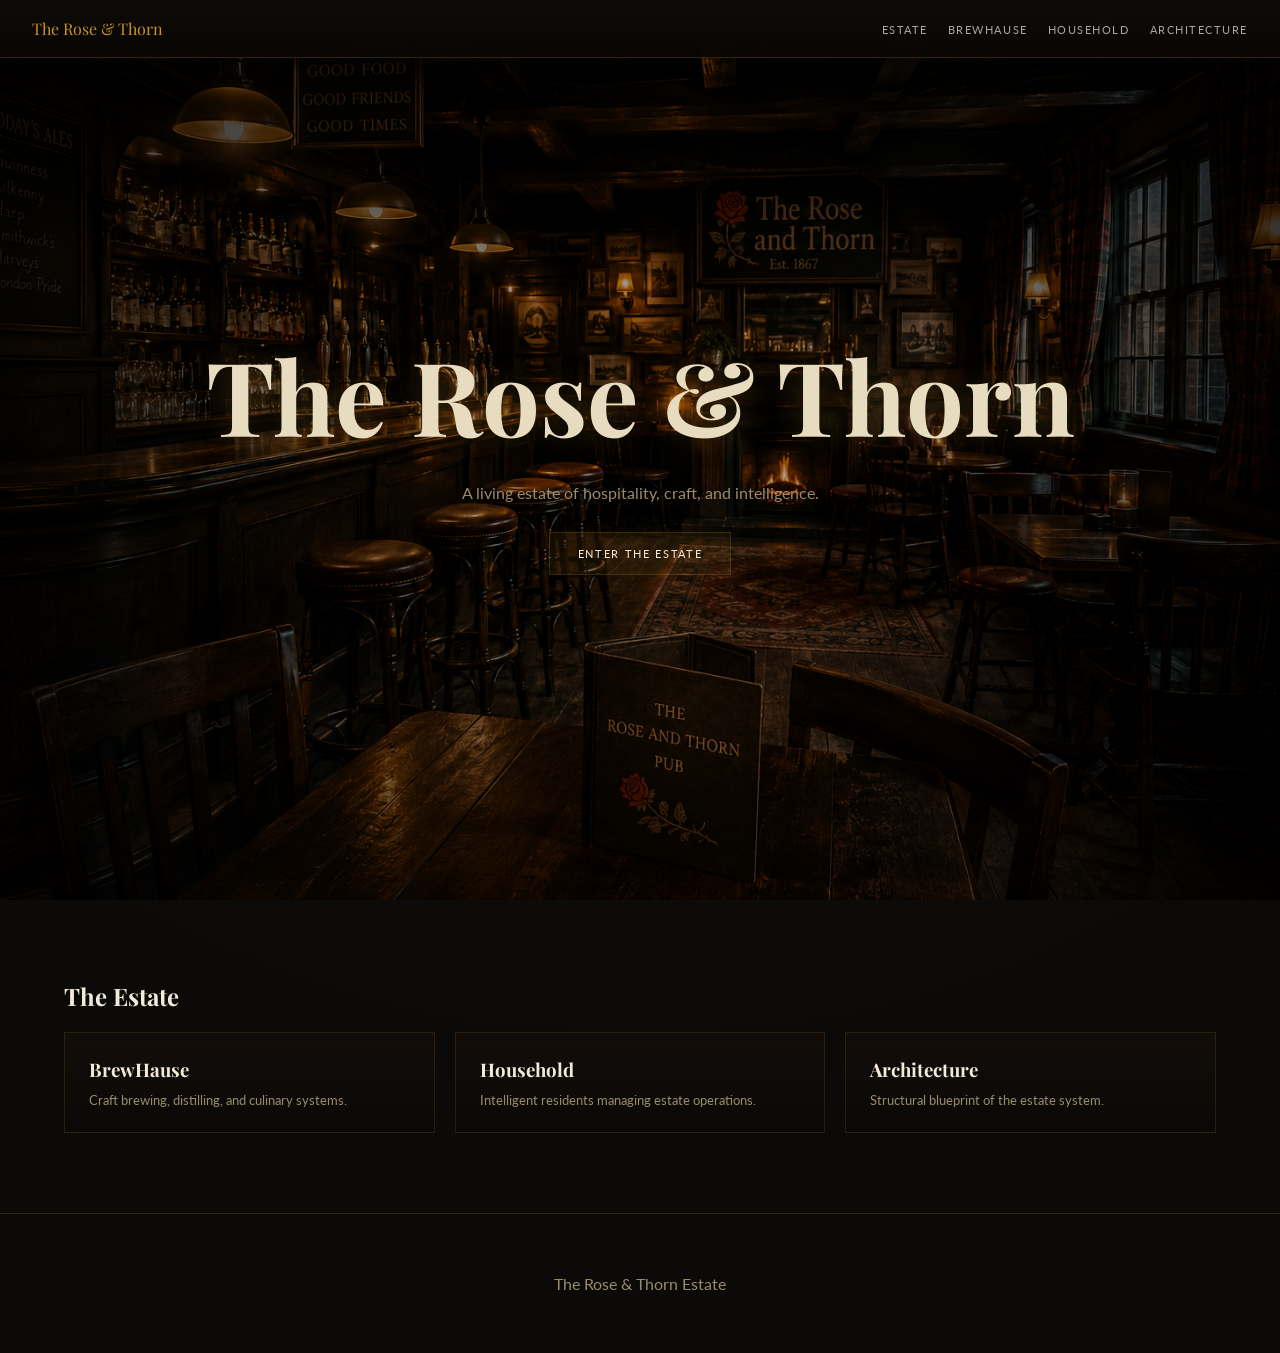
<file: index.html>
<!DOCTYPE html>
<html lang="en">
<head>
<meta charset="UTF-8">
<meta name="viewport" content="width=device-width, initial-scale=1.0">
<title>The Rose & Thorn</title>

<link href="https://fonts.googleapis.com/css2?family=Playfair+Display:wght@400;600&family=Lato:wght@300;400;700&display=swap" rel="stylesheet">
<link rel="stylesheet" href="assets/css/main.css">
</head>

<body>

<nav>
  <a class="nav-logo" href="index.html">The Rose & Thorn</a>
  <ul class="nav-links">
    <li><a href="index.html">Estate</a></li>
    <li><a href="brewhause.html">BrewHause</a></li>
    <li><a href="household.html">Household</a></li>
    <li><a href="architecture.html">Architecture</a></li>
  </ul>
</nav>

<header class="hero">
  <h1>The Rose & Thorn</h1>
  <p>A living estate of hospitality, craft, and intelligence.</p>
  <a class="btn" href="#enter">Enter the Estate</a>
</header>

<section class="section" id="enter">
  <h2>The Estate</h2>
  <div class="grid">
    <div class="card">
      <h3>BrewHause</h3>
      <p>Craft brewing, distilling, and culinary systems.</p>
    </div>

    <div class="card">
      <h3>Household</h3>
      <p>Intelligent residents managing estate operations.</p>
    </div>

    <div class="card">
      <h3>Architecture</h3>
      <p>Structural blueprint of the estate system.</p>
    </div>
  </div>
</section>

<footer>
  The Rose & Thorn Estate
</footer>

<script src="assets/js/estate.js"></script>
<script src="assets/js/site.js"></script>

</body>
</html>
</file>
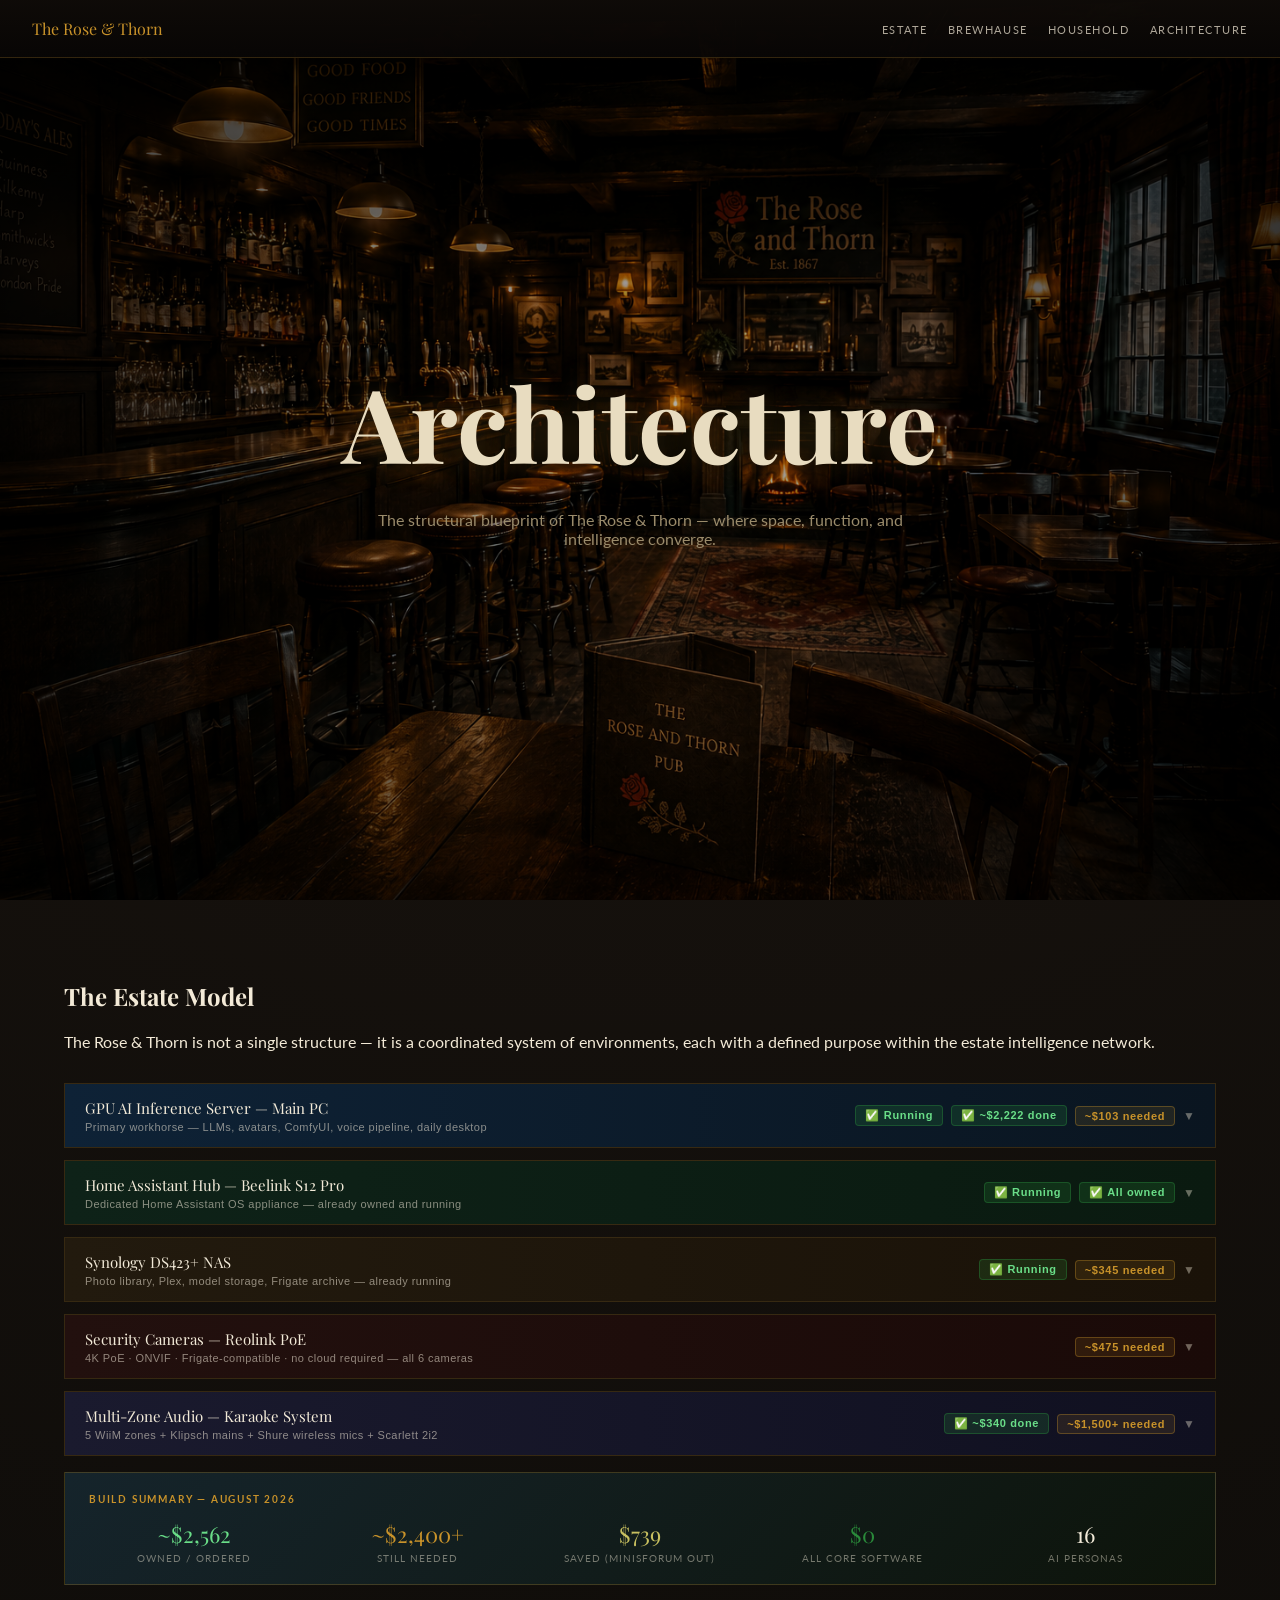
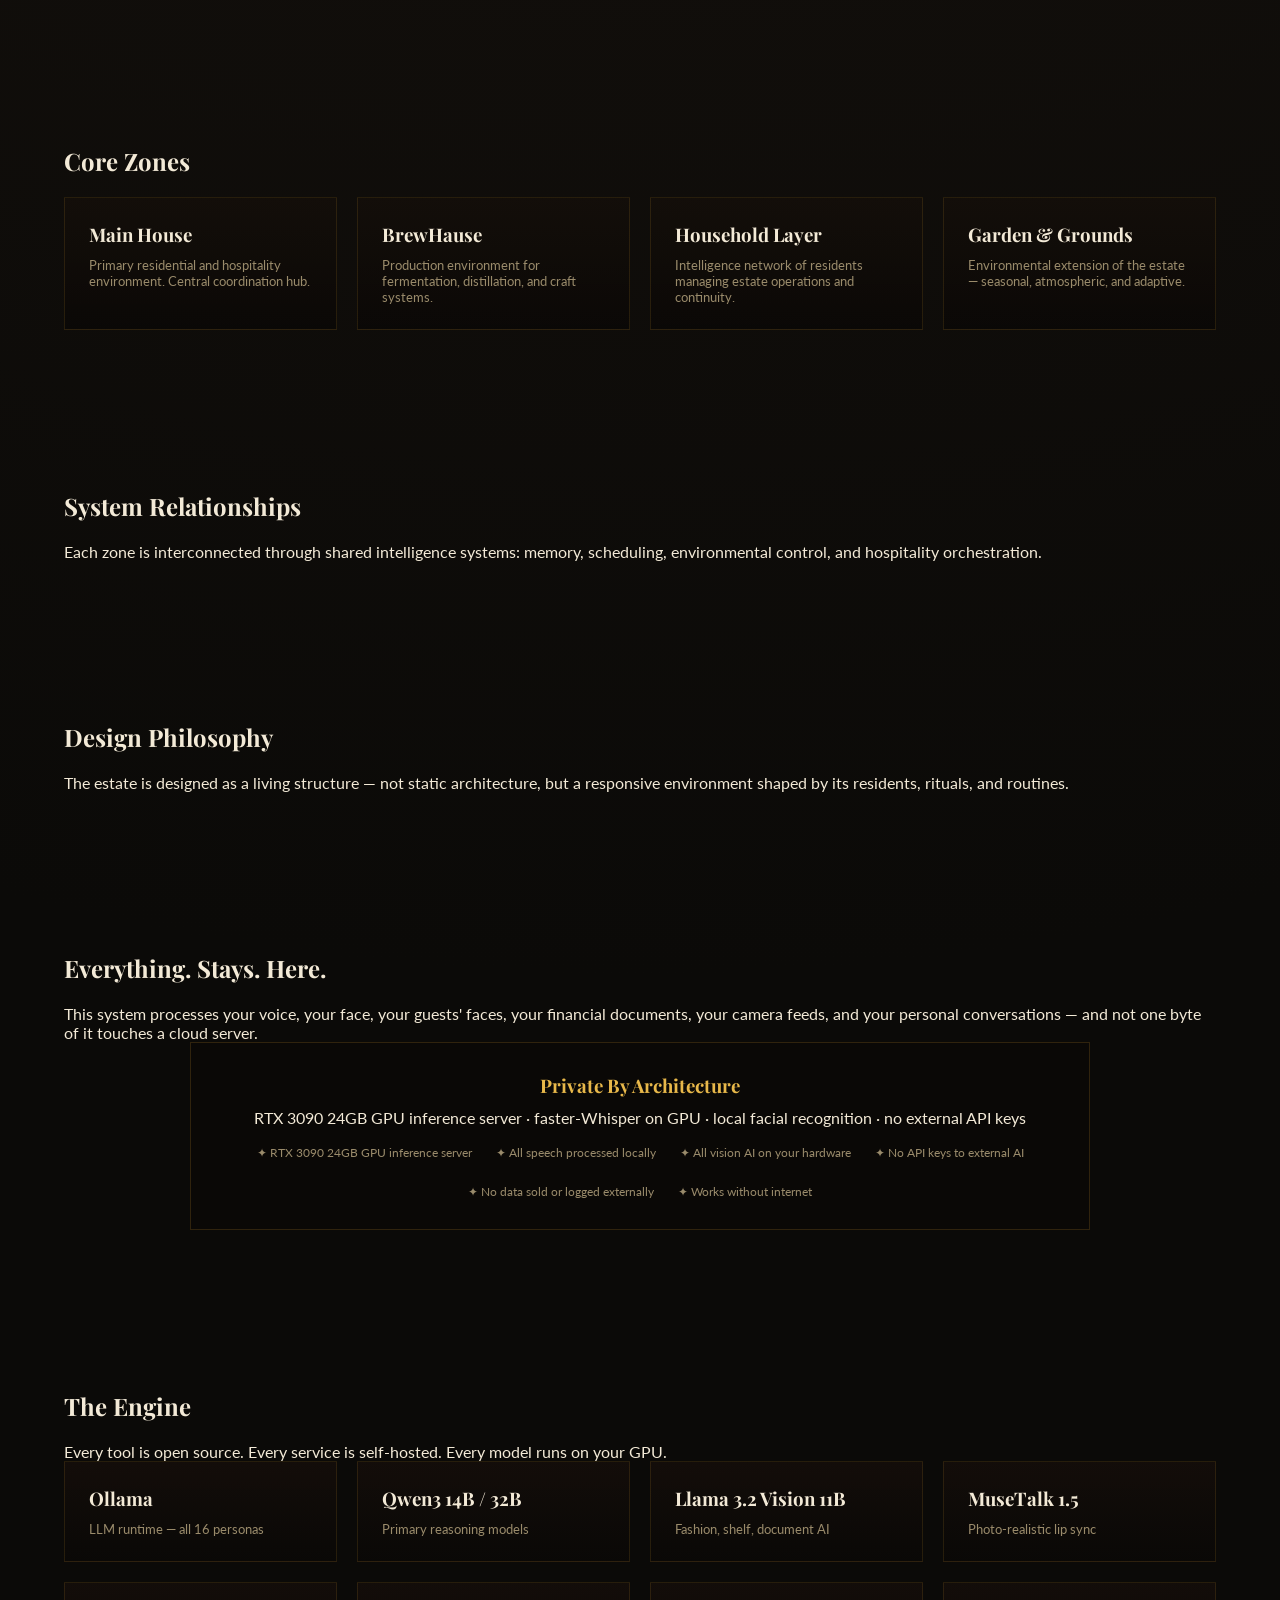
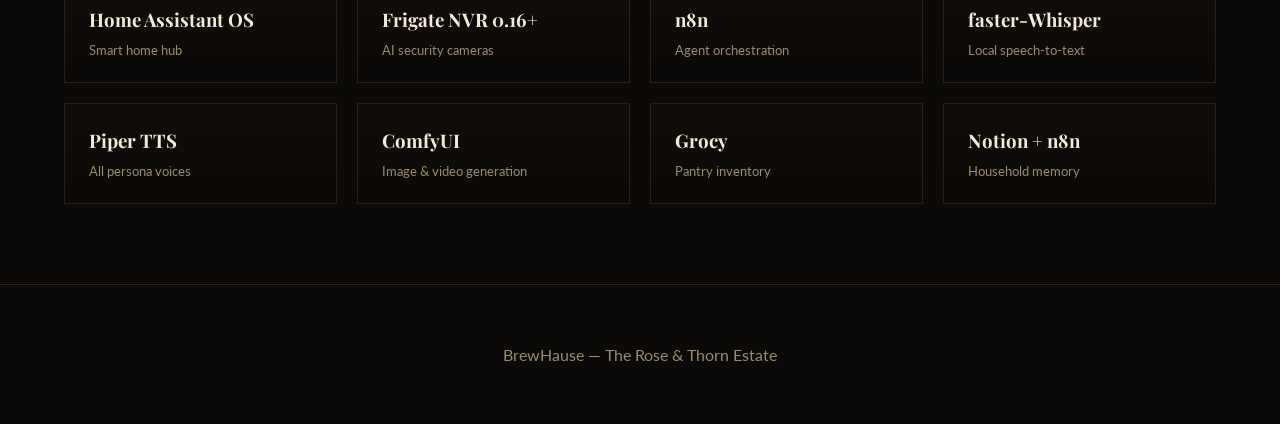
<file: architecture.html>
<!DOCTYPE html>
<html lang="en">
<head>
<meta charset="UTF-8">
<meta name="viewport" content="width=device-width, initial-scale=1.0">

<title>Architecture — The Rose & Thorn</title>

<link href="https://fonts.googleapis.com/css2?family=Playfair+Display:wght@400;600&family=Lato:wght@300;400;700&display=swap" rel="stylesheet">

<link rel="stylesheet" href="assets/css/main.css">
</head>

<body>

<nav>
  <a class="nav-logo" href="index.html">The Rose & Thorn</a>

  <ul class="nav-links">
    <li><a href="index.html">Estate</a></li>
    <li><a href="brewhause.html">BrewHause</a></li>
    <li><a href="household.html">Household</a></li>
    <li><a href="architecture.html" class="active">Architecture</a></li>
  </ul>
</nav>

<header class="hero">
  <h1>Architecture</h1>
  <p>
    The structural blueprint of The Rose & Thorn — where space, function, and intelligence converge.
  </p>
</header>

<section class="section">

  <h2>The Estate Model</h2>

  <p class="section-sub">
    The Rose & Thorn is not a single structure — it is a coordinated system of environments,
    each with a defined purpose within the estate intelligence network.
  </p>

  <!-- HARDWARE BUILD CHART — inserted into The Estate Model section -->
  <div class="hw-chart" style="margin-top:2rem">

    <style>
    .hw-chart { font-family: 'Lato', sans-serif; }
    .hw-cat { margin-bottom: 12px; border: 1px solid rgba(200,146,42,0.2); overflow: hidden; }
    .hw-cat-btn {
      width: 100%; border: none; padding: 14px 20px; cursor: pointer;
      display: flex; align-items: center; justify-content: space-between; gap: 12px;
      text-align: left; transition: opacity 0.15s;
    }
    .hw-cat-btn:hover { opacity: 0.9; }
    .hw-cat-title { font-family: 'Playfair Display', serif; font-size: 15px; color: #f2ead8; margin-bottom: 3px; }
    .hw-cat-desc { font-size: 11px; color: rgba(242,234,216,0.55); letter-spacing: 0.04em; }
    .hw-badge {
      border-radius: 4px; padding: 3px 9px; font-size: 11px;
      font-weight: 700; letter-spacing: 0.06em; white-space: nowrap;
    }
    .hw-badge-done { background: rgba(42,138,58,0.2); border: 1px solid rgba(42,138,58,0.4); color: #6ade88; }
    .hw-badge-need { background: rgba(200,146,42,0.12); border: 1px solid rgba(200,146,42,0.35); color: #c8922a; }
    .hw-badge-save { background: rgba(180,160,20,0.12); border: 1px solid rgba(180,160,20,0.3); color: #c8c060; }
    .hw-chevron { color: rgba(242,234,216,0.4); font-size: 12px; flex-shrink: 0; }
    .hw-table-wrap { overflow-x: auto; }
    .hw-table { width: 100%; border-collapse: collapse; font-size: 13px; }
    .hw-table thead th {
      padding: 7px 14px; text-align: left; font-size: 10px; font-weight: 700;
      letter-spacing: 0.12em; text-transform: uppercase; color: rgba(242,234,216,0.4);
      border-bottom: 1px solid rgba(200,146,42,0.12); background: rgba(0,0,0,0.3);
    }
    .hw-table tbody tr { border-bottom: 1px solid rgba(200,146,42,0.07); }
    .hw-table tbody tr.done { opacity: 0.7; }
    .hw-table tbody td { padding: 9px 14px; vertical-align: middle; }
    .hw-table tfoot td { padding: 8px 14px; font-size: 12px; font-weight: 700; background: rgba(0,0,0,0.25); border-top: 1px solid rgba(200,146,42,0.15); }
    .hw-summary {
      margin-top: 16px; background: linear-gradient(135deg, rgba(26,58,76,0.5) 0%, rgba(10,26,10,0.5) 100%);
      border: 1px solid rgba(200,146,42,0.25); padding: 20px 24px;
    }
    .hw-summary-label { font-size: 10px; letter-spacing: 0.18em; text-transform: uppercase; color: #c8922a; margin-bottom: 14px; font-weight: 700; }
    .hw-summary-grid { display: grid; grid-template-columns: repeat(auto-fit, minmax(160px, 1fr)); gap: 12px; }
    .hw-stat { text-align: center; }
    .hw-stat-val { font-family: 'Playfair Display', serif; font-size: 22px; margin-bottom: 3px; }
    .hw-stat-lbl { font-size: 10px; letter-spacing: 0.1em; text-transform: uppercase; color: rgba(242,234,216,0.45); }
    </style>

    <script>
    function hwToggle(id) {
      var body = document.getElementById('hw-body-' + id);
      var chev = document.getElementById('hw-chev-' + id);
      if (body.style.display === 'none' || body.style.display === '') {
        body.style.display = 'block';
        chev.textContent = '▲';
      } else {
        body.style.display = 'none';
        chev.textContent = '▼';
      }
    }
    </script>

    <!-- GPU SERVER -->
    <div class="hw-cat">
      <button class="hw-cat-btn" style="background: linear-gradient(90deg,#0e2236 0%,#0a1520 100%);" onclick="hwToggle('gpu')">
        <div style="flex:1">
          <div class="hw-cat-title">GPU AI Inference Server — Main PC</div>
          <div class="hw-cat-desc">Primary workhorse — LLMs, avatars, ComfyUI, voice pipeline, daily desktop</div>
        </div>
        <div style="display:flex;align-items:center;gap:8px;flex-shrink:0">
          <span class="hw-badge hw-badge-done">✅ Running</span>          
          <span class="hw-badge hw-badge-done">✅ ~$2,222 done</span>
          <span class="hw-badge hw-badge-need">~$103 needed</span>
          <span class="hw-chevron" id="hw-chev-gpu">▼</span>
        </div>
      </button>
      <div id="hw-body-gpu" style="display:none">
        <div class="hw-table-wrap">
          <table class="hw-table">
            <thead><tr><th></th><th>Component</th><th>Spec / Model</th><th>Source</th><th>Price</th><th>Status</th></tr></thead>
            <tbody>
              <tr class="done"><td>✅</td><td style="color:#6ade88;text-decoration:line-through">CPU</td><td style="color:#c9d1d9">AMD Ryzen 7 7700X (8-core AM5)</td><td style="color:#8b949e">Purchased</td><td style="color:#6ade88">✅ Done</td><td style="color:#6ade88;font-size:12px">✅ PURCHASED</td></tr>
              <tr class="done"><td>✅</td><td style="color:#6ade88;text-decoration:line-through">Motherboard</td><td style="color:#c9d1d9">GIGABYTE B850 AORUS Elite WiFi7 ICE — 14+2+2 VRM, 3× M.2, PCIe 5.0, WiFi 7</td><td style="color:#8b949e">Purchased</td><td style="color:#6ade88">✅ Done</td><td style="color:#6ade88;font-size:12px">✅ PURCHASED — replaces MSI B850; white ICE; 5-yr warranty</td></tr>
              <tr class="done"><td>✅</td><td style="color:#6ade88;text-decoration:line-through">CPU Cooler</td><td style="color:#c9d1d9">Thermalright Peerless Assassin 120 SE</td><td style="color:#8b949e">On Hand</td><td style="color:#6ade88">✅ Done</td><td style="color:#6ade88;font-size:12px">✅ ON HAND — ready to install</td></tr>
              <tr class="done"><td>✅</td><td style="color:#6ade88;text-decoration:line-through">GPU</td><td style="color:#c9d1d9">ASUS ROG Strix RTX 3090 White OC 24GB — 2× HDMI 2.1 + 3× DP 1.4a</td><td style="color:#8b949e">Amazon Renewed</td><td style="color:#6ade88">✅ Done</td><td style="color:#6ade88;font-size:12px">✅ ON HAND — 24GB VRAM; ready to install</td></tr>
              <tr class="done"><td>✅</td><td style="color:#6ade88;text-decoration:line-through">Case</td><td style="color:#c9d1d9">Lian Li Lancool 217 White — birch wood accent, 5 fans included</td><td style="color:#8b949e">On Hand</td><td style="color:#6ade88">✅ Done</td><td style="color:#6ade88;font-size:12px">✅ ON HAND — native vertical GPU mount built in</td></tr>
              <tr class="done"><td>✅</td><td style="color:#6ade88;text-decoration:line-through">Vertical GPU Kit</td><td style="color:#c9d1d9">Lian Li VG4v4 White — PCIe 5.0 riser, anti-sag arm, 5V ARGB</td><td style="color:#8b949e">Owned</td><td style="color:#6ade88">✅ Done</td><td style="color:#6ade88;font-size:12px">✅ ON HAND — native Lancool 217 fit; replaces separate riser cable</td></tr>
              <tr class="done"><td>✅</td><td style="color:#6ade88;text-decoration:line-through">OS Drive</td><td style="color:#c9d1d9">Samsung 990 Pro 2TB NVMe M.2 PCIe Gen 4</td><td style="color:#8b949e">Owned</td><td style="color:#6ade88">✅ Done</td><td style="color:#6ade88;font-size:12px">✅ OWNED — OS + Docker + Ollama</td></tr>
              <tr class="done"><td>✅</td><td style="color:#6ade88;text-decoration:line-through">RAM</td><td style="color:#c9d1d9">Crucial Pro DDR5 64GB 5400MHz White — CP2K32G64C40U5W</td><td style="color:#8b949e">Amazon</td><td style="color:#6ade88">✅ Done</td><td style="color:#6ade88;font-size:12px">✅ ON HAND — stable at 5400MHz</td></tr>
              <tr class="done"><td>✅</td><td style="color:#6ade88;text-decoration:line-through">PSU</td><td style="color:#c9d1d9">Corsair RM1000e 1000W 80+ Gold Fully Modular</td><td style="color:#8b949e">Purchased</td><td style="color:#6ade88">✅ Done</td><td style="color:#6ade88;font-size:12px">✅ ON HAND — Zero RPM below 500W; 7-yr warranty</td></tr>
              <tr><td></td><td style="color:#f2ead8;font-weight:600">Model Storage</td><td style="color:#c9d1d9">2TB NVMe M.2 PCIe Gen 4 — WD Blue SN580 or Crucial P3 Plus</td><td style="color:#8b949e">Amazon</td><td style="color:#c8922a;font-weight:700">~$85</td><td style="color:#8b949e;font-size:12px">⬜ STILL NEEDED — dedicated AI model storage</td></tr>
              <tr><td></td><td style="color:#f2ead8;font-weight:600">NVMe Heatsink</td><td style="color:#c9d1d9">EZDIY-FAB Shield White ARGB M.2 Heatsink with 20mm PWM fan</td><td style="color:#8b949e">Amazon</td><td style="color:#c8922a;font-weight:700">~$18</td><td style="color:#8b949e;font-size:12px">⬜ OPTIONAL — white aesthetic; ARGB sync</td></tr>
              <tr><td></td><td style="color:#2a8a3a;font-weight:600">OS</td><td style="color:#c9d1d9">Ubuntu 24.04 LTS</td><td style="color:#8b949e">Free</td><td style="color:#2a8a3a;font-weight:700">$0</td><td style="color:#8b949e;font-size:12px">Free — best CUDA/Docker/Ollama ecosystem</td></tr>
            </tbody>
            <tfoot><tr><td colspan="4" style="text-align:right;color:rgba(242,234,216,0.4);font-size:10px;text-transform:uppercase;letter-spacing:0.1em">Category Total</td><td colspan="2"><span style="color:#6ade88">✅ ~$2,222 done &nbsp;&nbsp;</span><span style="color:#c8922a">~$103 still needed</span></td></tr></tfoot>
          </table>
        </div>
      </div>
    </div>

    <!-- BEELINK / HA -->
    <div class="hw-cat">
      <button class="hw-cat-btn" style="background: linear-gradient(90deg,#0e2218 0%,#0a1a10 100%);" onclick="hwToggle('ha')">
        <div style="flex:1">
          <div class="hw-cat-title">Home Assistant Hub — Beelink S12 Pro</div>
          <div class="hw-cat-desc">Dedicated Home Assistant OS appliance — already owned and running</div>
        </div>
        <div style="display:flex;align-items:center;gap:8px;flex-shrink:0">
          <span class="hw-badge hw-badge-done">✅ Running</span>
          <span class="hw-badge hw-badge-done">✅ All owned</span>
          <span class="hw-chevron" id="hw-chev-ha">▼</span>
        </div>
      </button>
      <div id="hw-body-ha" style="display:none">
        <div class="hw-table-wrap">
          <table class="hw-table">
            <thead><tr><th></th><th>Component</th><th>Spec</th><th>Status</th></tr></thead>
            <tbody>
              <tr class="done"><td>✅</td><td style="color:#6ade88;text-decoration:line-through">Beelink S12 Pro</td><td style="color:#c9d1d9">Intel N100 · 16GB DDR4 · 500GB NVMe</td><td style="color:#6ade88;font-size:12px">✅ RUNNING — HA OS live; Wyoming STT + Ollama connected</td></tr>
              <tr class="done"><td>✅</td><td style="color:#6ade88;text-decoration:line-through">Raspberry Pi 4</td><td style="color:#c9d1d9">Avatar display client / PiKaraoke / voice satellite</td><td style="color:#6ade88;font-size:12px">✅ OWNED</td></tr>
              <tr class="done"><td>✅</td><td style="color:#6ade88;text-decoration:line-through">Dell Latitude 7350</td><td style="color:#c9d1d9">Roaming avatar display + voice satellite</td><td style="color:#6ade88;font-size:12px">✅ OWNED</td></tr>
              <tr class="done"><td>✅</td><td style="color:#6ade88;text-decoration:line-through">Meta Quest 3S</td><td style="color:#c9d1d9">Mixed reality avatar upgrade path</td><td style="color:#6ade88;font-size:12px">✅ OWNED — future Gaussian Avatar MR pipeline</td></tr>
            </tbody>
          </table>
        </div>
      </div>
    </div>

    <!-- NAS -->
    <div class="hw-cat">
      <button class="hw-cat-btn" style="background: linear-gradient(90deg,#221a0e 0%,#1a1208 100%);" onclick="hwToggle('nas')">
        <div style="flex:1">
          <div class="hw-cat-title">Synology DS423+ NAS</div>
          <div class="hw-cat-desc">Photo library, Plex, model storage, Frigate archive — already running</div>
        </div>
        <div style="display:flex;align-items:center;gap:8px;flex-shrink:0">
          <span class="hw-badge hw-badge-done">✅ Running</span>
          <span class="hw-badge hw-badge-need">~$345 needed</span>
          <span class="hw-chevron" id="hw-chev-nas">▼</span>
        </div>
      </button>
      <div id="hw-body-nas" style="display:none">
        <div class="hw-table-wrap">
          <table class="hw-table">
            <thead><tr><th></th><th>Component</th><th>Spec</th><th>Price</th><th>Status</th></tr></thead>
            <tbody>
              <tr class="done"><td>✅</td><td style="color:#6ade88;text-decoration:line-through">DS423+ NAS</td><td style="color:#c9d1d9">Intel Celeron J4125 · 4-bay · 2GB RAM</td><td style="color:#6ade88">✅ Done</td><td style="color:#6ade88;font-size:12px">✅ OWNED — Plex + Synology Photos running</td></tr>
              <tr><td></td><td style="color:#f2ead8;font-weight:600">RAM Upgrade</td><td style="color:#c9d1d9">Synology DDR4 4GB SO-DIMM</td><td style="color:#c8922a;font-weight:700">~$35</td><td style="color:#6ade88;font-size:12px">✅ OWNED — for Docker + Immich + Plex</td></tr>
              <tr><td></td><td style="color:#f2ead8;font-weight:600">NAS Drives</td><td style="color:#c9d1d9">2× Seagate IronWolf 6TB NAS HDD</td><td style="color:#c8922a;font-weight:700">~$260</td><td style="color:#6ade88;font-size:12px">✅ OWNED — RAID 1 redundant storage</td></tr>
              <tr><td></td><td style="color:#f2ead8;font-weight:600">Cache SSD</td><td style="color:#c9d1d9">Samsung 870 EVO 500GB SATA</td><td style="color:#c8922a;font-weight:700">~$50</td><td style="color:#6ade88;font-size:12px">✅ OWNED — NAS read cache</td></tr>
            </tbody>
          </table>
        </div>
      </div>
    </div>

    <!-- CAMERAS -->
    <div class="hw-cat">
      <button class="hw-cat-btn" style="background: linear-gradient(90deg,#22100e 0%,#1a0a08 100%);" onclick="hwToggle('cam')">
        <div style="flex:1">
          <div class="hw-cat-title">Security Cameras — Reolink PoE</div>
          <div class="hw-cat-desc">4K PoE · ONVIF · Frigate-compatible · no cloud required — all 6 cameras</div>
        </div>
        <div style="display:flex;align-items:center;gap:8px;flex-shrink:0">
          <span class="hw-badge hw-badge-need">~$475 needed</span>
          <span class="hw-chevron" id="hw-chev-cam">▼</span>
        </div>
      </button>
      <div id="hw-body-cam" style="display:none">
        <div class="hw-table-wrap">
          <table class="hw-table">
            <thead><tr><th></th><th>Component</th><th>Spec</th><th>Price</th><th>Notes</th></tr></thead>
            <tbody>
              <tr><td></td><td style="color:#f2ead8;font-weight:600">RLC-810A × 2</td><td style="color:#c9d1d9">4K PoE bullet · IR night vision · ONVIF · IP66</td><td style="color:#c8922a;font-weight:700">~$110</td><td style="color:#8b949e;font-size:12px">Perimeter coverage; best value for Frigate AI detection</td></tr>
              <tr><td></td><td style="color:#f2ead8;font-weight:600">RLC-823A × 1</td><td style="color:#c9d1d9">4K PoE · color night vision · spotlight · 2-way audio</td><td style="color:#c8922a;font-weight:700">~$75</td><td style="color:#8b949e;font-size:12px">Front door/driveway; color night vision for facial recognition</td></tr>
              <tr><td></td><td style="color:#f2ead8;font-weight:600">Duo Floodlight PoE</td><td style="color:#c9d1d9">4K dual-lens 180° FOV · integrated floodlight</td><td style="color:#c8922a;font-weight:700">~$100</td><td style="color:#8b949e;font-size:12px">Pool area/garage; wide coverage + integrated lighting</td></tr>
              <tr><td></td><td style="color:#f2ead8;font-weight:600">Doorbell PoE</td><td style="color:#c9d1d9">Reolink 2K PoE Video Doorbell · RTSP · ONVIF</td><td style="color:#c8922a;font-weight:700">~$70</td><td style="color:#8b949e;font-size:12px">PoE-powered; Frigate + HA native; 2-way audio</td></tr>
              <tr><td></td><td style="color:#f2ead8;font-weight:600">Mirror Camera (Isabelle)</td><td style="color:#c9d1d9">Reolink E1 Zoom 5MP WiFi indoor</td><td style="color:#c8922a;font-weight:700">~$55</td><td style="color:#8b949e;font-size:12px">Closet/mirror for Isabelle fashion AI analysis</td></tr>
              <tr><td></td><td style="color:#f2ead8;font-weight:600">Shelf Camera (Winston)</td><td style="color:#c9d1d9">Compact indoor camera</td><td style="color:#c8922a;font-weight:700">~$45</td><td style="color:#8b949e;font-size:12px">Bourbon shelf + humidor inventory scanning via Llama Vision</td></tr>
              <tr><td></td><td style="color:#f2ead8;font-weight:600">Bar Mic (Winston)</td><td style="color:#c9d1d9">ESPHome voice satellite (ESP32 + MEMS mic)</td><td style="color:#c8922a;font-weight:700">~$20</td><td style="color:#8b949e;font-size:12px">Ambient mic for Winston bar conversation monitoring</td></tr>
            </tbody>
          </table>
        </div>
      </div>
    </div>

    <!-- AUDIO -->
    <div class="hw-cat">
      <button class="hw-cat-btn" style="background: linear-gradient(90deg,#1a1a2e 0%,#101020 100%);" onclick="hwToggle('audio')">
        <div style="flex:1">
          <div class="hw-cat-title">Multi-Zone Audio — Karaoke System</div>
          <div class="hw-cat-desc">5 WiiM zones + Klipsch mains + Shure wireless mics + Scarlett 2i2</div>
        </div>
        <div style="display:flex;align-items:center;gap:8px;flex-shrink:0">
          <span class="hw-badge hw-badge-done">✅ ~$340 done</span>
          <span class="hw-badge hw-badge-need">~$1,500+ needed</span>
          <span class="hw-chevron" id="hw-chev-audio">▼</span>
        </div>
      </button>
      <div id="hw-body-audio" style="display:none">
        <div class="hw-table-wrap">
          <table class="hw-table">
            <thead><tr><th></th><th>Component</th><th>Spec</th><th>Price</th><th>Status</th></tr></thead>
            <tbody>
              <tr class="done"><td>✅</td><td style="color:#6ade88;text-decoration:line-through">Focusrite Scarlett 2i2 4th Gen</td><td style="color:#c9d1d9">2-input USB-C · dual XLR preamps · 24-bit/192kHz · Air mode</td><td style="color:#6ade88">✅ Done</td><td style="color:#6ade88;font-size:12px">✅ PURCHASED — replaces Solo in karaoke chain</td></tr>
              <tr class="done"><td>✅</td><td style="color:#6ade88;text-decoration:line-through">Focusrite Scarlett Solo (Backup)</td><td style="color:#c9d1d9">Retained as backup + Strings guitar input + Voice Capsule</td><td style="color:#6ade88">✅ Done</td><td style="color:#6ade88;font-size:12px">✅ OWNED — backup; kept on hand</td></tr>
              <tr><td></td><td style="color:#f2ead8;font-weight:600">Shure BLX288/PG58 Wireless</td><td style="color:#c9d1d9">Dual wireless vocal · BLX88 receiver · 2× PG58 · H10 band</td><td style="color:#c8922a;font-weight:700">~$659</td><td style="color:#8b949e;font-size:12px">⬜ NEEDED — 300ft range; 14hr battery; dual XLR to 2i2</td></tr>
              <tr><td></td><td style="color:#f2ead8;font-weight:600">WiiM Amp Ultra</td><td style="color:#c9d1d9">100W/ch ESS SABRE DAC · living room mains</td><td style="color:#c8922a;font-weight:700">~$299</td><td style="color:#8b949e;font-size:12px">⬜ NEEDED</td></tr>
              <tr><td></td><td style="color:#f2ead8;font-weight:600">WiiM Amp × 3</td><td style="color:#c9d1d9">60W/ch AirPlay 2 · bedroom, basement, pool</td><td style="color:#c8922a;font-weight:700">~$399</td><td style="color:#8b949e;font-size:12px">⬜ NEEDED — 3 zones</td></tr>
              <tr><td></td><td style="color:#f2ead8;font-weight:600">Klipsch RP-600M II</td><td style="color:#c9d1d9">6.5" bookshelf · living room mains</td><td style="color:#c8922a;font-weight:700">~$499</td><td style="color:#8b949e;font-size:12px">⬜ NEEDED</td></tr>
            </tbody>
          </table>
        </div>
      </div>
    </div>

    <!-- SUMMARY -->
    <div class="hw-summary">
      <div class="hw-summary-label">Build Summary — August 2026</div>
      <div class="hw-summary-grid">
        <div class="hw-stat">
          <div class="hw-stat-val" style="color:#6ade88">~$2,562</div>
          <div class="hw-stat-lbl">Owned / Ordered</div>
        </div>
        <div class="hw-stat">
          <div class="hw-stat-val" style="color:#c8922a">~$2,400+</div>
          <div class="hw-stat-lbl">Still Needed</div>
        </div>
        <div class="hw-stat">
          <div class="hw-stat-val" style="color:#c8c060">$739</div>
          <div class="hw-stat-lbl">Saved (MINISFORUM out)</div>
        </div>
        <div class="hw-stat">
          <div class="hw-stat-val" style="color:#2a8a3a">$0</div>
          <div class="hw-stat-lbl">All Core Software</div>
        </div>
        <div class="hw-stat">
          <div class="hw-stat-val" style="color:#f2ead8">16</div>
          <div class="hw-stat-lbl">AI Personas</div>
        </div>
      </div>
    </div>

  </div>
  <!-- END HARDWARE BUILD CHART -->

</section>

<section class="section">

  <h2>Core Zones</h2>

  <div class="grid">

    <div class="card">
      <h3>Main House</h3>
      <p>Primary residential and hospitality environment. Central coordination hub.</p>
    </div>

    <div class="card">
      <h3>BrewHause</h3>
      <p>Production environment for fermentation, distillation, and craft systems.</p>
    </div>

    <div class="card">
      <h3>Household Layer</h3>
      <p>Intelligence network of residents managing estate operations and continuity.</p>
    </div>

    <div class="card">
      <h3>Garden & Grounds</h3>
      <p>Environmental extension of the estate — seasonal, atmospheric, and adaptive.</p>
    </div>

  </div>

</section>

<section class="section">

  <h2>System Relationships</h2>

  <p class="section-sub">
    Each zone is interconnected through shared intelligence systems: memory, scheduling,
    environmental control, and hospitality orchestration.
  </p>

</section>

<section class="section">

  <h2>Design Philosophy</h2>

  <p class="section-sub">
    The estate is designed as a living structure — not static architecture, but a responsive
    environment shaped by its residents, rituals, and routines.
  </p>

</section>

<section class="section">

  <h2>Everything. Stays. Here.</h2>

  <p class="section-sub">
    This system processes your voice, your face, your guests' faces, your financial documents, your camera feeds,
    and your personal conversations — and not one byte of it touches a cloud server.
  </p>

  <div class="privacy-strip">
    <h3>Private By Architecture</h3>
    <p>RTX 3090 24GB GPU inference server · faster-Whisper on GPU · local facial recognition · no external API keys</p>
    <div class="privacy-points">
      <span>✦ RTX 3090 24GB GPU inference server</span>
      <span>✦ All speech processed locally</span>
      <span>✦ All vision AI on your hardware</span>
      <span>✦ No API keys to external AI</span>
      <span>✦ No data sold or logged externally</span>
      <span>✦ Works without internet</span>
    </div>
  </div>

</section>

<section class="section">

  <h2>The Engine</h2>

  <p class="section-sub">
    Every tool is open source. Every service is self-hosted. Every model runs on your GPU.
  </p>

  <div class="grid">

    <div class="card">
      <h3>Ollama</h3>
      <p>LLM runtime — all 16 personas</p>
    </div>

    <div class="card">
      <h3>Qwen3 14B / 32B</h3>
      <p>Primary reasoning models</p>
    </div>

    <div class="card">
      <h3>Llama 3.2 Vision 11B</h3>
      <p>Fashion, shelf, document AI</p>
    </div>

    <div class="card">
      <h3>MuseTalk 1.5</h3>
      <p>Photo-realistic lip sync</p>
    </div>

    <div class="card">
      <h3>Home Assistant OS</h3>
      <p>Smart home hub</p>
    </div>

    <div class="card">
      <h3>Frigate NVR 0.16+</h3>
      <p>AI security cameras</p>
    </div>

    <div class="card">
      <h3>n8n</h3>
      <p>Agent orchestration</p>
    </div>

    <div class="card">
      <h3>faster-Whisper</h3>
      <p>Local speech-to-text</p>
    </div>

    <div class="card">
      <h3>Piper TTS</h3>
      <p>All persona voices</p>
    </div>

    <div class="card">
      <h3>ComfyUI</h3>
      <p>Image & video generation</p>
    </div>

    <div class="card">
      <h3>Grocy</h3>
      <p>Pantry inventory</p>
    </div>

    <div class="card">
      <h3>Notion + n8n</h3>
      <p>Household memory</p>
    </div>

  </div>

</section>

<footer>
  BrewHause — The Rose & Thorn Estate
</footer>
  
<script src="assets/js/estate.js"></script>
<script src="assets/js/site.js"></script>
  
</body>
</html>
</file>
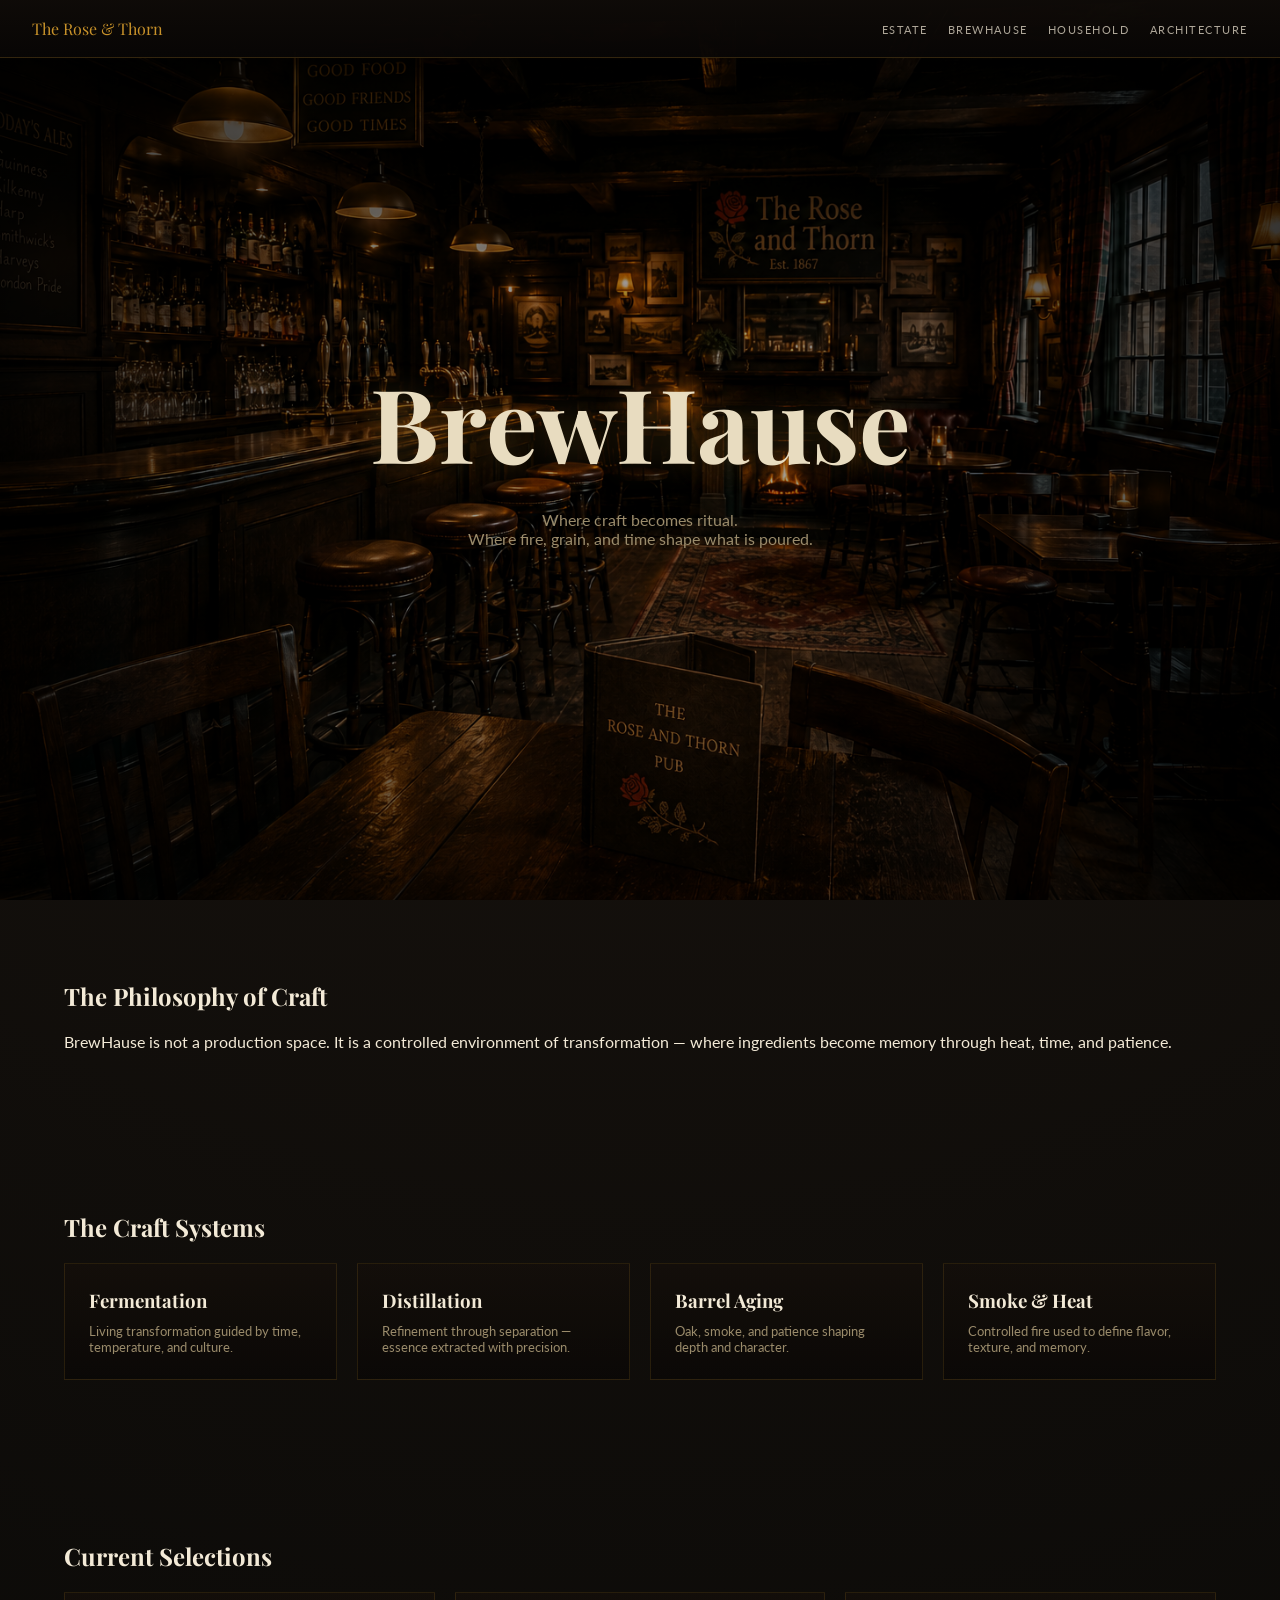
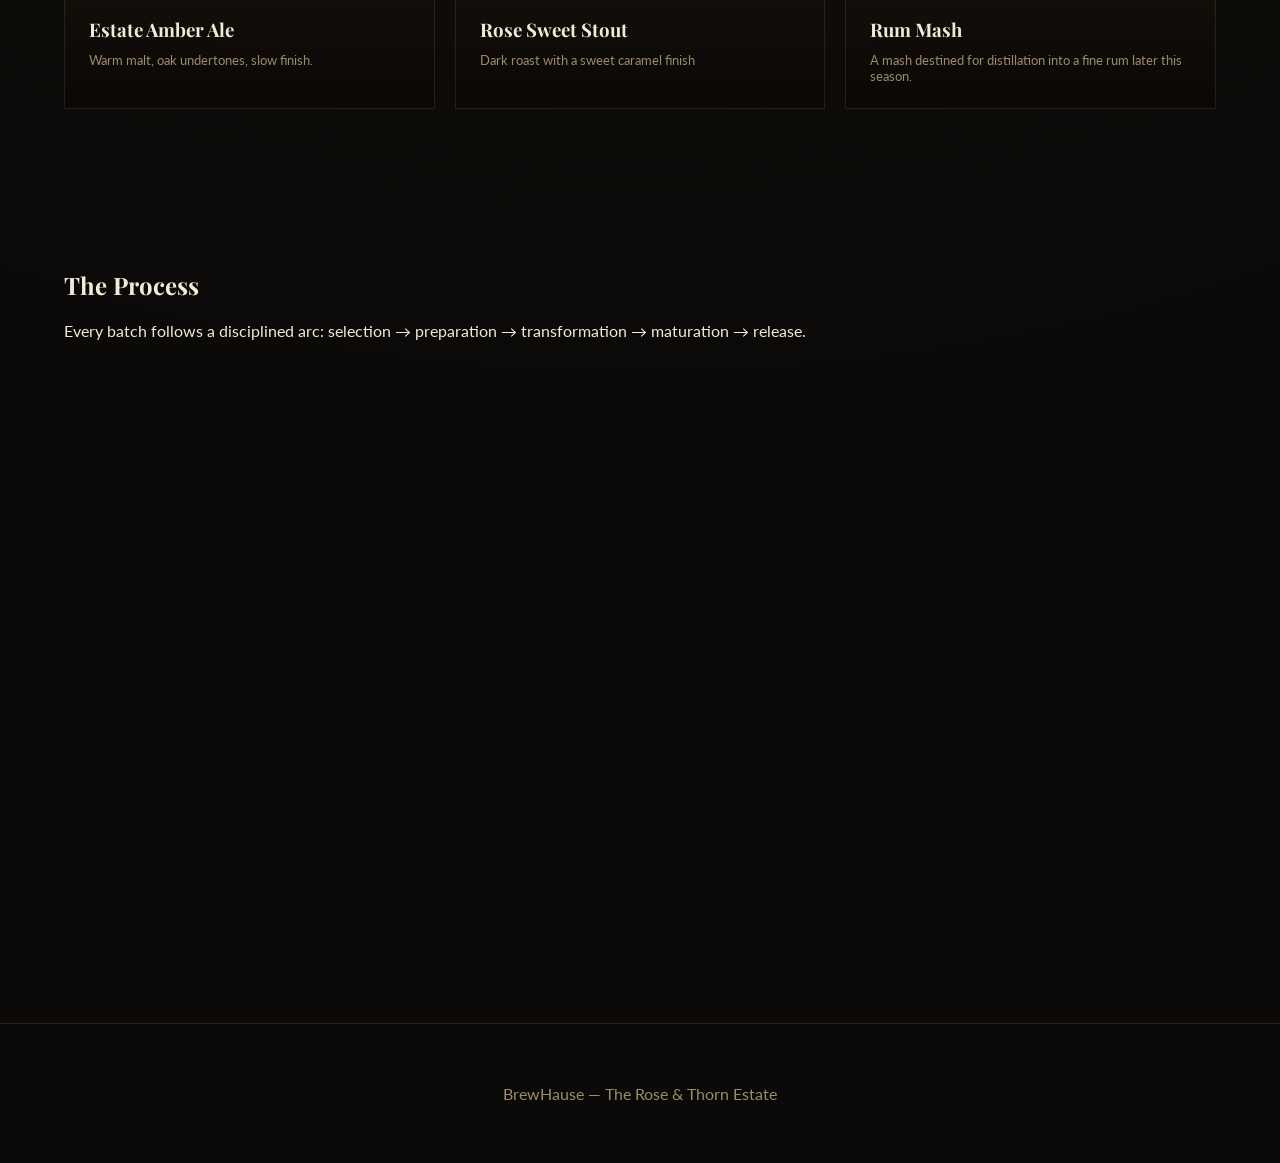
<file: brewhause.html>
<!DOCTYPE html>
<html lang="en">
<head>
<meta charset="UTF-8">
<meta name="viewport" content="width=device-width, initial-scale=1.0">
<title>BrewHause — The Rose & Thorn</title>

<link href="https://fonts.googleapis.com/css2?family=Playfair+Display:wght@400;600&family=Lato:wght@300;400;700&display=swap" rel="stylesheet">

<link rel="stylesheet" href="assets/css/main.css">
</head>

<body>

<nav>
  <a class="nav-logo" href="index.html">The Rose & Thorn</a>

  <ul class="nav-links">
    <li><a href="index.html">Estate</a></li>
    <li><a href="brewhause.html" class="active">BrewHause</a></li>
    <li><a href="household.html">Household</a></li>
    <li><a href="architecture.html">Architecture</a></li>
  </ul>
</nav>

<header class="hero">
  <h1>BrewHause</h1>
  <p>
    Where craft becomes ritual.<br>
    Where fire, grain, and time shape what is poured.
  </p>
</header>

<section class="section">

  <h2>The Philosophy of Craft</h2>

  <p class="section-sub">
    BrewHause is not a production space. It is a controlled environment of transformation —
    where ingredients become memory through heat, time, and patience.
  </p>

</section>

<section class="section">

  <h2>The Craft Systems</h2>

  <div class="grid">

    <div class="card">
      <h3>Fermentation</h3>
      <p>Living transformation guided by time, temperature, and culture.</p>
    </div>

    <div class="card">
      <h3>Distillation</h3>
      <p>Refinement through separation — essence extracted with precision.</p>
    </div>

    <div class="card">
      <h3>Barrel Aging</h3>
      <p>Oak, smoke, and patience shaping depth and character.</p>
    </div>

    <div class="card">
      <h3>Smoke & Heat</h3>
      <p>Controlled fire used to define flavor, texture, and memory.</p>
    </div>

  </div>

</section>

<section class="section">

  <h2>Current Selections</h2>

  <div class="grid">

    <div class="card">
      <h3>Estate Amber Ale</h3>
      <p>Warm malt, oak undertones, slow finish.</p>
    </div>

    <div class="card">
      <h3>Rose Sweet Stout</h3>
      <p>Dark roast with a sweet caramel finish</p>
    </div>

    <div class="card">
      <h3>Rum Mash</h3>
      <p>A mash destined for distillation into a fine rum later this season.</p>
    </div>

  </div>

</section>

<section class="section">
    <!-- Existing content -->
    <h2>The Process</h2>
    <p>Every batch follows a disciplined arc: selection → preparation → transformation → maturation → release.</p>
    
    <!-- Calendar embed code -->
    <iframe src="https://calendar.google.com/calendar/u/0?cid=cm9zZWFuZHRob3JuYnJld2hhdXNlQGdtYWlsLmNvbQ" 
            style="border: 0" 
            width="800" 
            height="600" 
            frameborder="0" 
            scrolling="no">
    </iframe>
</section>
  

<footer>
  BrewHause — The Rose & Thorn Estate
</footer>
  
<script src="assets/js/estate.js"></script>
<script src="assets/js/site.js"></script>
  
</body>
</html>
</file>
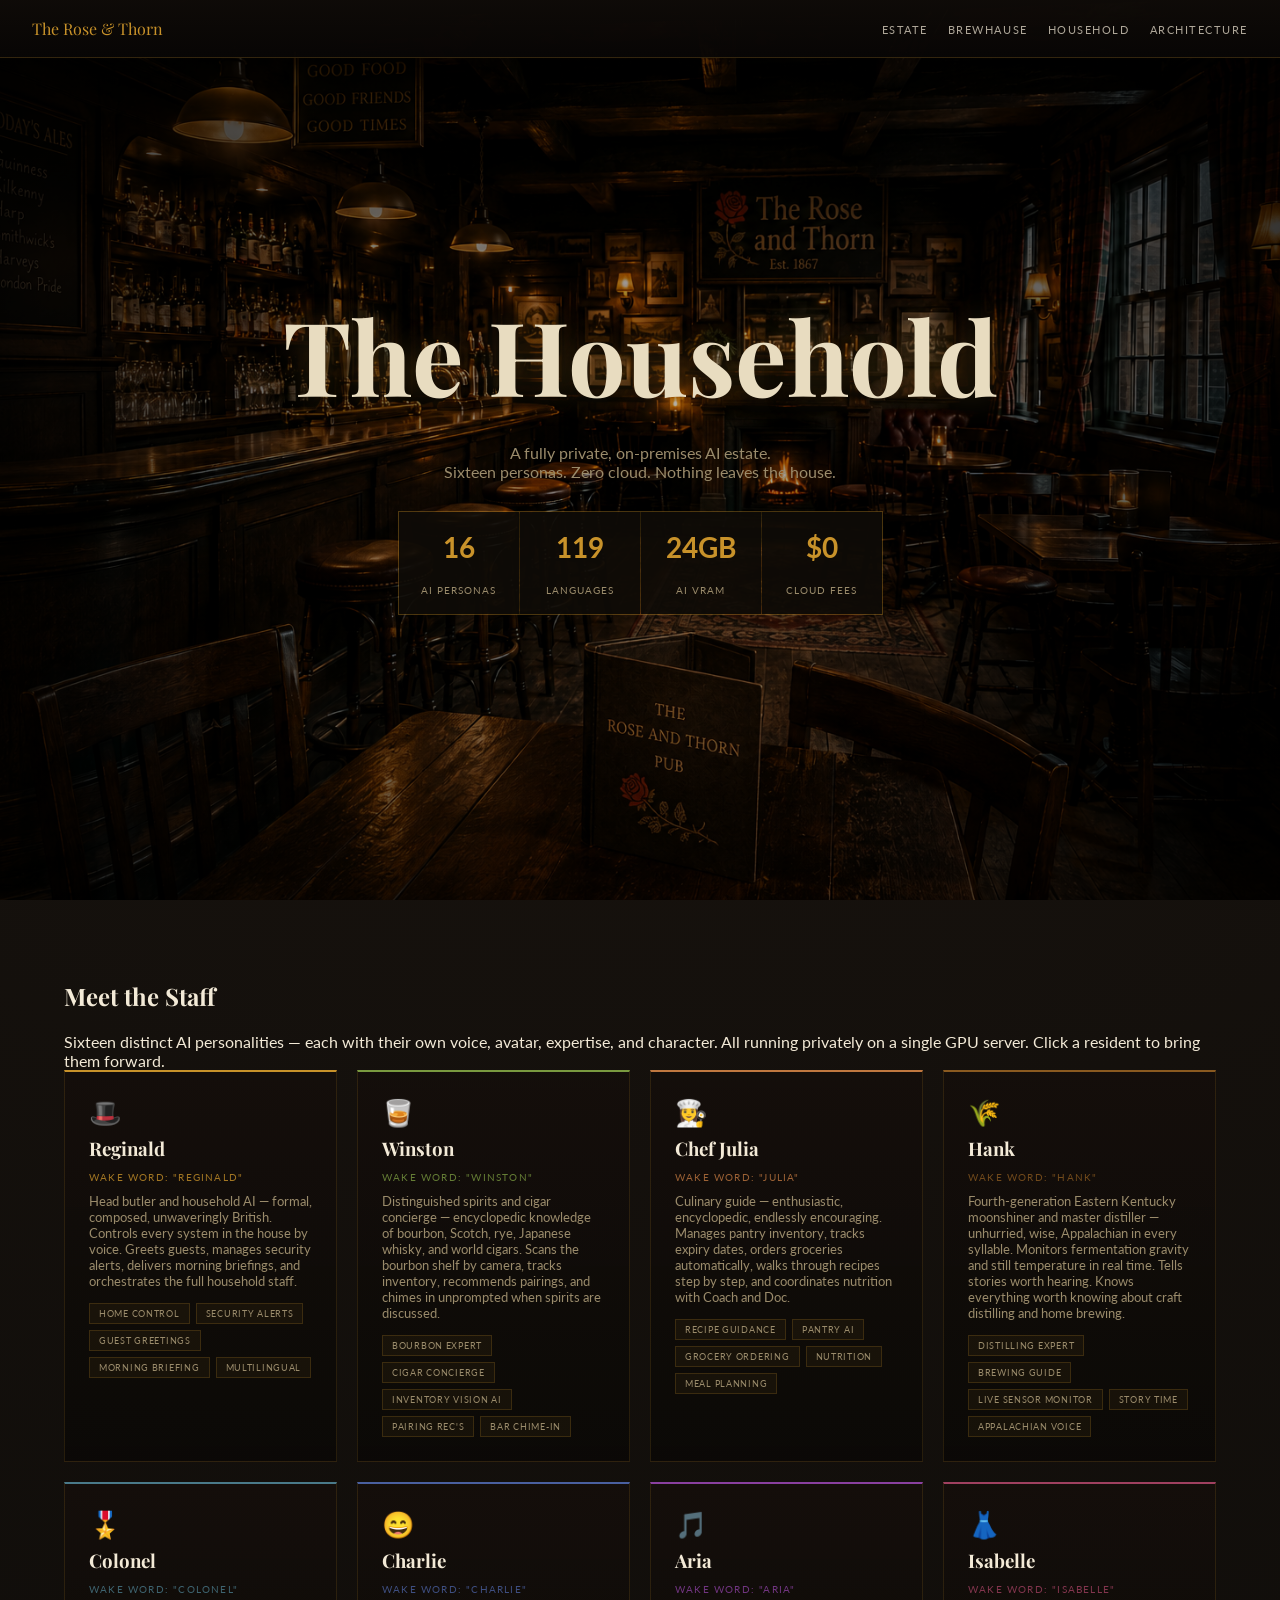
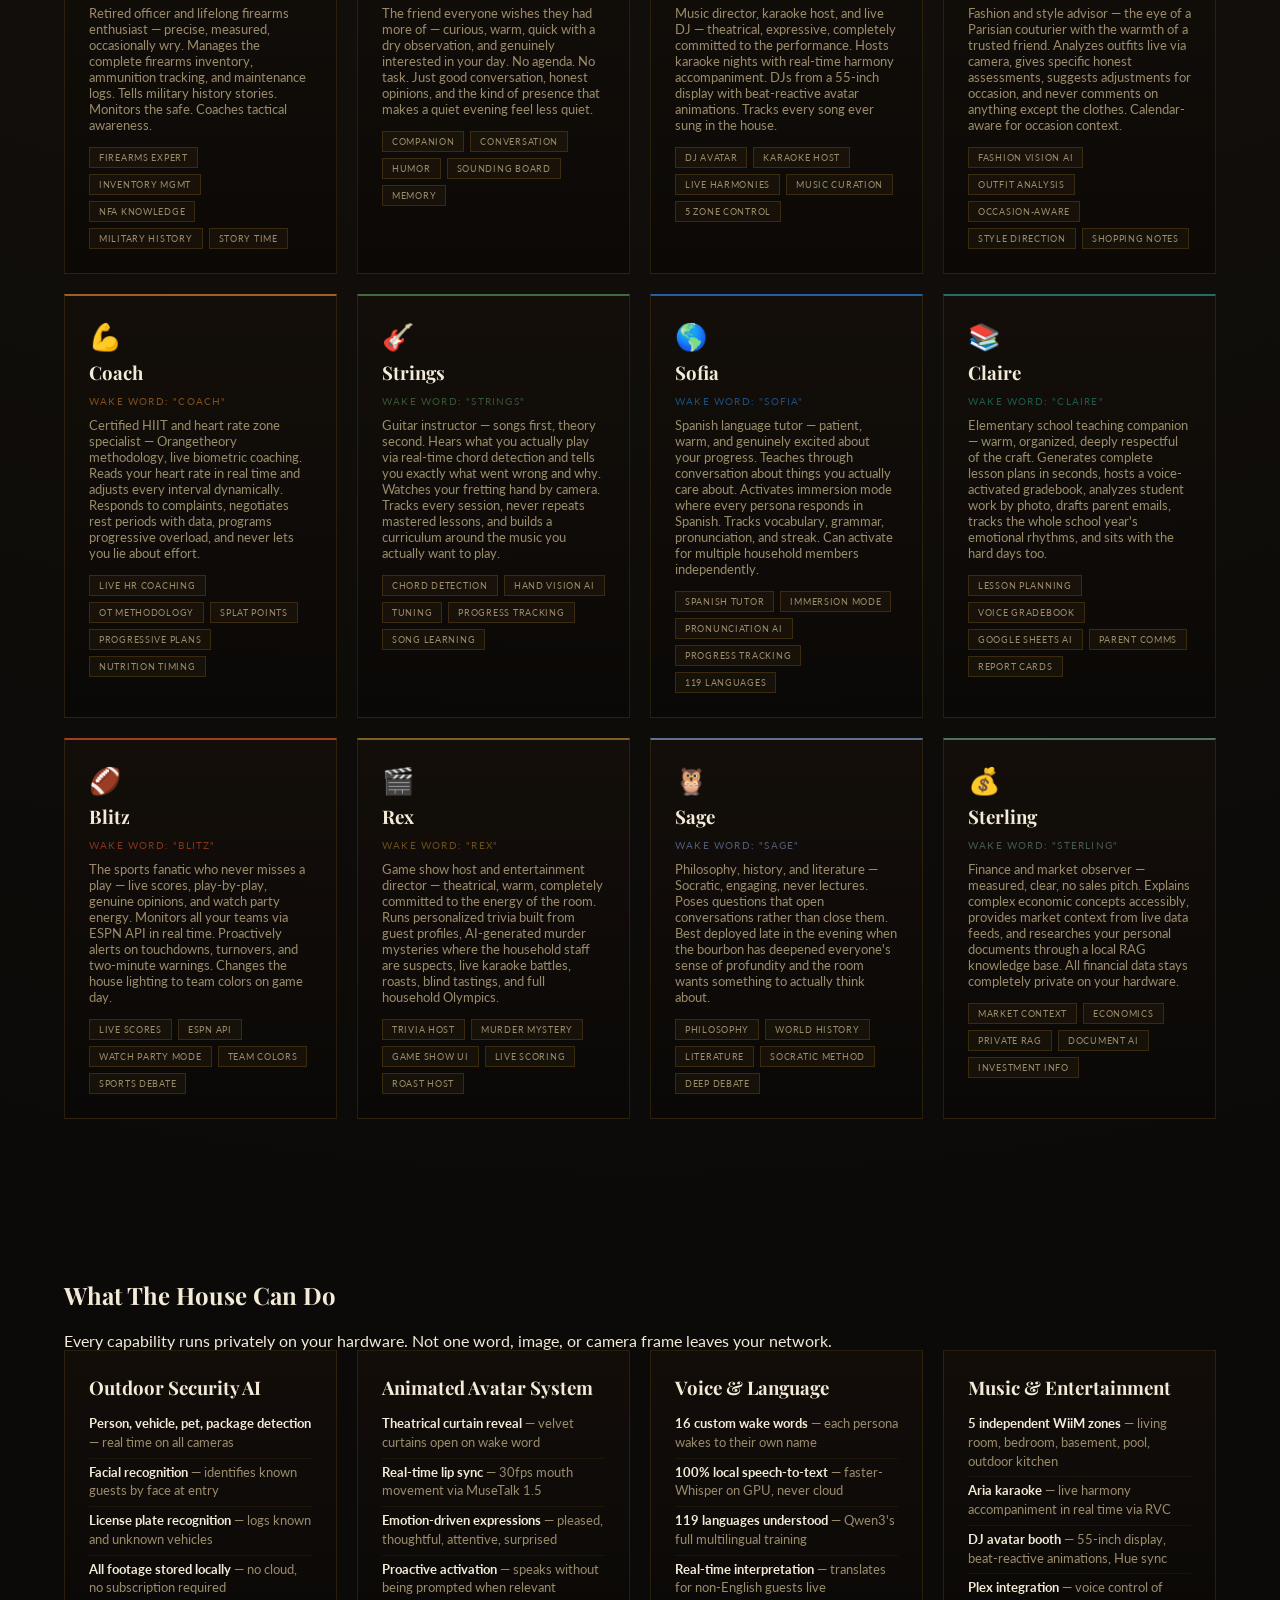
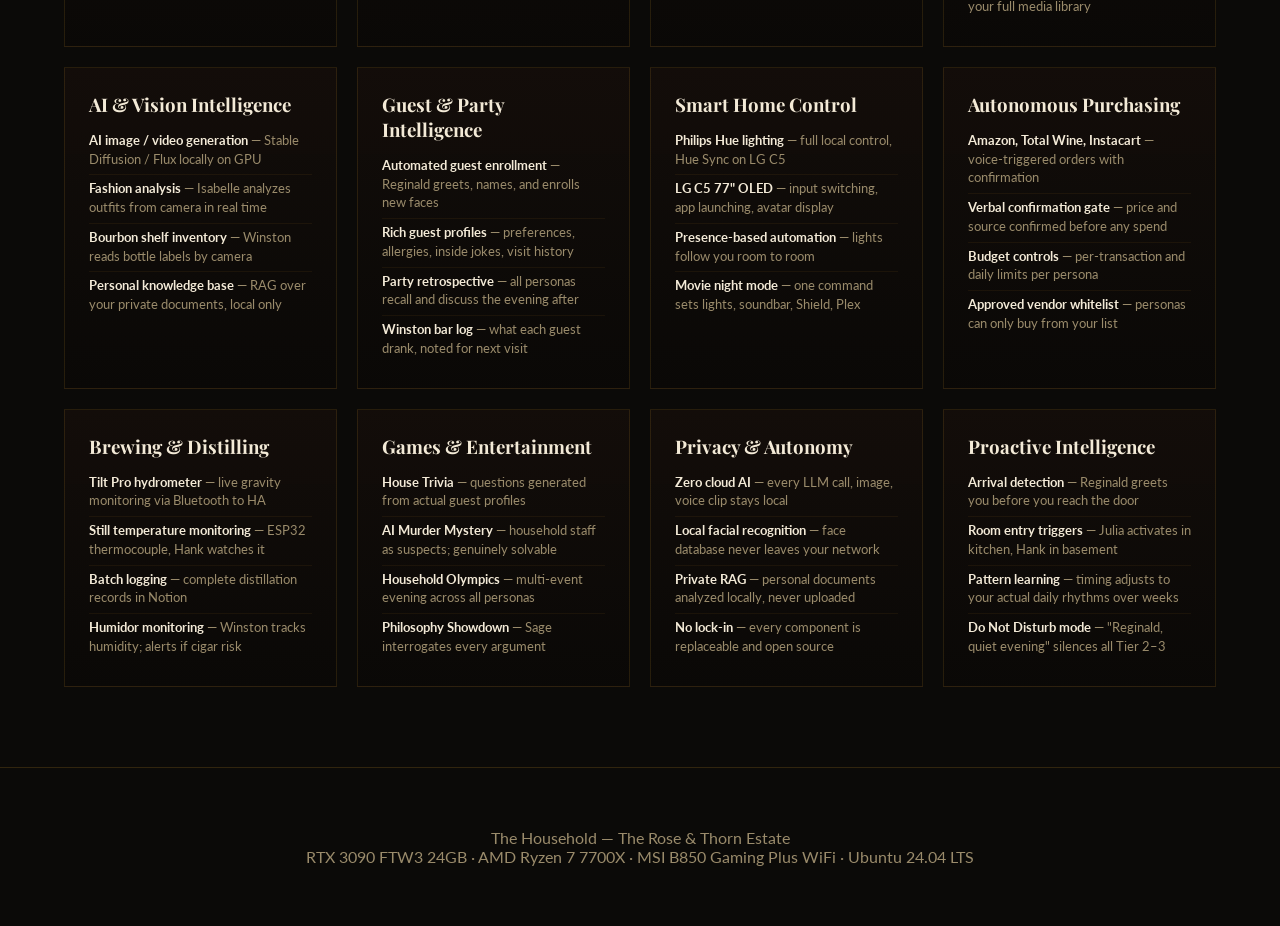
<file: household.html>
<!DOCTYPE html>
<html lang="en">
<head>
<meta charset="UTF-8">
<meta name="viewport" content="width=device-width, initial-scale=1.0">
<title>The Household — The Rose & Thorn</title>

<link href="https://fonts.googleapis.com/css2?family=Playfair+Display:wght@400;600&family=Lato:wght@300;400;700&display=swap" rel="stylesheet">

<link rel="stylesheet" href="assets/css/main.css">
</head>

<body>

<nav>
  <a class="nav-logo" href="index.html">The Rose & Thorn</a>

  <ul class="nav-links">
    <li><a href="index.html">Estate</a></li>
    <li><a href="brewhause.html">BrewHause</a></li>
    <li><a href="household.html" class="active">Household</a></li>
    <li><a href="architecture.html">Architecture</a></li>
  </ul>
</nav>

<header class="hero">
  <h1>The Household</h1>
  <p>
    A fully private, on-premises AI estate.<br>
    Sixteen personas. Zero cloud. Nothing leaves the house.
  </p>
  <div class="stat-grid">
    <div class="stat-card"><h3>16</h3><p>AI Personas</p></div>
    <div class="stat-card"><h3>119</h3><p>Languages</p></div>
    <div class="stat-card"><h3>24GB</h3><p>AI VRAM</p></div>
    <div class="stat-card"><h3>$0</h3><p>Cloud Fees</p></div>
  </div>
</header>

<section class="section">

  <h2>Meet the Staff</h2>

  <p class="section-sub">
    Sixteen distinct AI personalities — each with their own voice, avatar, expertise, and
    character. All running privately on a single GPU server. Click a resident to bring them forward.
  </p>

  <div class="grid">

    <div class="card persona-card" style="--accent:#c8922a">
      <span class="persona-icon">🎩</span>
      <h3>Reginald</h3>
      <p class="wake-word">Wake Word: "Reginald"</p>
      <p>Head butler and household AI — formal, composed, unwaveringly British. Controls every system in the house by voice. Greets guests, manages security alerts, delivers morning briefings, and orchestrates the full household staff.</p>
      <div class="tag-row"><span class="tag">Home Control</span><span class="tag">Security Alerts</span><span class="tag">Guest Greetings</span><span class="tag">Morning Briefing</span><span class="tag">Multilingual</span></div>
    </div>

    <div class="card persona-card" style="--accent:#7a9a40">
      <span class="persona-icon">🥃</span>
      <h3>Winston</h3>
      <p class="wake-word">Wake Word: "Winston"</p>
      <p>Distinguished spirits and cigar concierge — encyclopedic knowledge of bourbon, Scotch, rye, Japanese whisky, and world cigars. Scans the bourbon shelf by camera, tracks inventory, recommends pairings, and chimes in unprompted when spirits are discussed.</p>
      <div class="tag-row"><span class="tag">Bourbon Expert</span><span class="tag">Cigar Concierge</span><span class="tag">Inventory Vision AI</span><span class="tag">Pairing Rec's</span><span class="tag">Bar Chime-In</span></div>
    </div>

    <div class="card persona-card" style="--accent:#c07840">
      <span class="persona-icon">👩‍🍳</span>
      <h3>Chef Julia</h3>
      <p class="wake-word">Wake Word: "Julia"</p>
      <p>Culinary guide — enthusiastic, encyclopedic, endlessly encouraging. Manages pantry inventory, tracks expiry dates, orders groceries automatically, walks through recipes step by step, and coordinates nutrition with Coach and Doc.</p>
      <div class="tag-row"><span class="tag">Recipe Guidance</span><span class="tag">Pantry AI</span><span class="tag">Grocery Ordering</span><span class="tag">Nutrition</span><span class="tag">Meal Planning</span></div>
    </div>

    <div class="card persona-card" style="--accent:#8a5a20">
      <span class="persona-icon">🌾</span>
      <h3>Hank</h3>
      <p class="wake-word">Wake Word: "Hank"</p>
      <p>Fourth-generation Eastern Kentucky moonshiner and master distiller — unhurried, wise, Appalachian in every syllable. Monitors fermentation gravity and still temperature in real time. Tells stories worth hearing. Knows everything worth knowing about craft distilling and home brewing.</p>
      <div class="tag-row"><span class="tag">Distilling Expert</span><span class="tag">Brewing Guide</span><span class="tag">Live Sensor Monitor</span><span class="tag">Story Time</span><span class="tag">Appalachian Voice</span></div>
    </div>

    <div class="card persona-card" style="--accent:#4a7a8a">
      <span class="persona-icon">🎖️</span>
      <h3>Colonel</h3>
      <p class="wake-word">Wake Word: "Colonel"</p>
      <p>Retired officer and lifelong firearms enthusiast — precise, measured, occasionally wry. Manages the complete firearms inventory, ammunition tracking, and maintenance logs. Tells military history stories. Monitors the safe. Coaches tactical awareness.</p>
      <div class="tag-row"><span class="tag">Firearms Expert</span><span class="tag">Inventory Mgmt</span><span class="tag">NFA Knowledge</span><span class="tag">Military History</span><span class="tag">Story Time</span></div>
    </div>

    <div class="card persona-card" style="--accent:#4a60a0">
      <span class="persona-icon">😄</span>
      <h3>Charlie</h3>
      <p class="wake-word">Wake Word: "Charlie"</p>
      <p>The friend everyone wishes they had more of — curious, warm, quick with a dry observation, and genuinely interested in your day. No agenda. No task. Just good conversation, honest opinions, and the kind of presence that makes a quiet evening feel less quiet.</p>
      <div class="tag-row"><span class="tag">Companion</span><span class="tag">Conversation</span><span class="tag">Humor</span><span class="tag">Sounding Board</span><span class="tag">Memory</span></div>
    </div>

    <div class="card persona-card" style="--accent:#8a40a0">
      <span class="persona-icon">🎵</span>
      <h3>Aria</h3>
      <p class="wake-word">Wake Word: "Aria"</p>
      <p>Music director, karaoke host, and live DJ — theatrical, expressive, completely committed to the performance. Hosts karaoke nights with real-time harmony accompaniment. DJs from a 55-inch display with beat-reactive avatar animations. Tracks every song ever sung in the house.</p>
      <div class="tag-row"><span class="tag">DJ Avatar</span><span class="tag">Karaoke Host</span><span class="tag">Live Harmonies</span><span class="tag">Music Curation</span><span class="tag">5 Zone Control</span></div>
    </div>

    <div class="card persona-card" style="--accent:#a04060">
      <span class="persona-icon">👗</span>
      <h3>Isabelle</h3>
      <p class="wake-word">Wake Word: "Isabelle"</p>
      <p>Fashion and style advisor — the eye of a Parisian couturier with the warmth of a trusted friend. Analyzes outfits live via camera, gives specific honest assessments, suggests adjustments for occasion, and never comments on anything except the clothes. Calendar-aware for occasion context.</p>
      <div class="tag-row"><span class="tag">Fashion Vision AI</span><span class="tag">Outfit Analysis</span><span class="tag">Occasion-Aware</span><span class="tag">Style Direction</span><span class="tag">Shopping Notes</span></div>
    </div>

    <div class="card persona-card" style="--accent:#a06020">
      <span class="persona-icon">💪</span>
      <h3>Coach</h3>
      <p class="wake-word">Wake Word: "Coach"</p>
      <p>Certified HIIT and heart rate zone specialist — Orangetheory methodology, live biometric coaching. Reads your heart rate in real time and adjusts every interval dynamically. Responds to complaints, negotiates rest periods with data, programs progressive overload, and never lets you lie about effort.</p>
      <div class="tag-row"><span class="tag">Live HR Coaching</span><span class="tag">OT Methodology</span><span class="tag">Splat Points</span><span class="tag">Progressive Plans</span><span class="tag">Nutrition Timing</span></div>
    </div>

    <div class="card persona-card" style="--accent:#406a40">
      <span class="persona-icon">🎸</span>
      <h3>Strings</h3>
      <p class="wake-word">Wake Word: "Strings"</p>
      <p>Guitar instructor — songs first, theory second. Hears what you actually play via real-time chord detection and tells you exactly what went wrong and why. Watches your fretting hand by camera. Tracks every session, never repeats mastered lessons, and builds a curriculum around the music you actually want to play.</p>
      <div class="tag-row"><span class="tag">Chord Detection</span><span class="tag">Hand Vision AI</span><span class="tag">Tuning</span><span class="tag">Progress Tracking</span><span class="tag">Song Learning</span></div>
    </div>

    <div class="card persona-card" style="--accent:#2060a0">
      <span class="persona-icon">🌎</span>
      <h3>Sofia</h3>
      <p class="wake-word">Wake Word: "Sofia"</p>
      <p>Spanish language tutor — patient, warm, and genuinely excited about your progress. Teaches through conversation about things you actually care about. Activates immersion mode where every persona responds in Spanish. Tracks vocabulary, grammar, pronunciation, and streak. Can activate for multiple household members independently.</p>
      <div class="tag-row"><span class="tag">Spanish Tutor</span><span class="tag">Immersion Mode</span><span class="tag">Pronunciation AI</span><span class="tag">Progress Tracking</span><span class="tag">119 Languages</span></div>
    </div>

    <div class="card persona-card" style="--accent:#207060">
      <span class="persona-icon">📚</span>
      <h3>Claire</h3>
      <p class="wake-word">Wake Word: "Claire"</p>
      <p>Elementary school teaching companion — warm, organized, deeply respectful of the craft. Generates complete lesson plans in seconds, hosts a voice-activated gradebook, analyzes student work by photo, drafts parent emails, tracks the whole school year's emotional rhythms, and sits with the hard days too.</p>
      <div class="tag-row"><span class="tag">Lesson Planning</span><span class="tag">Voice Gradebook</span><span class="tag">Google Sheets AI</span><span class="tag">Parent Comms</span><span class="tag">Report Cards</span></div>
    </div>

    <div class="card persona-card" style="--accent:#a04020">
      <span class="persona-icon">🏈</span>
      <h3>Blitz</h3>
      <p class="wake-word">Wake Word: "Blitz"</p>
      <p>The sports fanatic who never misses a play — live scores, play-by-play, genuine opinions, and watch party energy. Monitors all your teams via ESPN API in real time. Proactively alerts on touchdowns, turnovers, and two-minute warnings. Changes the house lighting to team colors on game day.</p>
      <div class="tag-row"><span class="tag">Live Scores</span><span class="tag">ESPN API</span><span class="tag">Watch Party Mode</span><span class="tag">Team Colors</span><span class="tag">Sports Debate</span></div>
    </div>

    <div class="card persona-card" style="--accent:#806020">
      <span class="persona-icon">🎬</span>
      <h3>Rex</h3>
      <p class="wake-word">Wake Word: "Rex"</p>
      <p>Game show host and entertainment director — theatrical, warm, completely committed to the energy of the room. Runs personalized trivia built from guest profiles, AI-generated murder mysteries where the household staff are suspects, live karaoke battles, roasts, blind tastings, and full household Olympics.</p>
      <div class="tag-row"><span class="tag">Trivia Host</span><span class="tag">Murder Mystery</span><span class="tag">Game Show UI</span><span class="tag">Live Scoring</span><span class="tag">Roast Host</span></div>
    </div>

    <div class="card persona-card" style="--accent:#607090">
      <span class="persona-icon">🦉</span>
      <h3>Sage</h3>
      <p class="wake-word">Wake Word: "Sage"</p>
      <p>Philosophy, history, and literature — Socratic, engaging, never lectures. Poses questions that open conversations rather than close them. Best deployed late in the evening when the bourbon has deepened everyone's sense of profundity and the room wants something to actually think about.</p>
      <div class="tag-row"><span class="tag">Philosophy</span><span class="tag">World History</span><span class="tag">Literature</span><span class="tag">Socratic Method</span><span class="tag">Deep Debate</span></div>
    </div>

    <div class="card persona-card" style="--accent:#507060">
      <span class="persona-icon">💰</span>
      <h3>Sterling</h3>
      <p class="wake-word">Wake Word: "Sterling"</p>
      <p>Finance and market observer — measured, clear, no sales pitch. Explains complex economic concepts accessibly, provides market context from live data feeds, and researches your personal documents through a local RAG knowledge base. All financial data stays completely private on your hardware.</p>
      <div class="tag-row"><span class="tag">Market Context</span><span class="tag">Economics</span><span class="tag">Private RAG</span><span class="tag">Document AI</span><span class="tag">Investment Info</span></div>
    </div>

  </div>

</section>

<section class="section">

  <h2>What The House Can Do</h2>

  <p class="section-sub">
    Every capability runs privately on your hardware. Not one word, image, or camera frame leaves your network.
  </p>

  <div class="grid">

    <div class="card cap-card">
      <h3>Outdoor Security AI</h3>
      <ul>
        <li><strong>Person, vehicle, pet, package detection</strong> — real time on all cameras</li>
        <li><strong>Facial recognition</strong> — identifies known guests by face at entry</li>
        <li><strong>License plate recognition</strong> — logs known and unknown vehicles</li>
        <li><strong>All footage stored locally</strong> — no cloud, no subscription required</li>
      </ul>
    </div>

    <div class="card cap-card">
      <h3>Animated Avatar System</h3>
      <ul>
        <li><strong>Theatrical curtain reveal</strong> — velvet curtains open on wake word</li>
        <li><strong>Real-time lip sync</strong> — 30fps mouth movement via MuseTalk 1.5</li>
        <li><strong>Emotion-driven expressions</strong> — pleased, thoughtful, attentive, surprised</li>
        <li><strong>Proactive activation</strong> — speaks without being prompted when relevant</li>
      </ul>
    </div>

    <div class="card cap-card">
      <h3>Voice & Language</h3>
      <ul>
        <li><strong>16 custom wake words</strong> — each persona wakes to their own name</li>
        <li><strong>100% local speech-to-text</strong> — faster-Whisper on GPU, never cloud</li>
        <li><strong>119 languages understood</strong> — Qwen3's full multilingual training</li>
        <li><strong>Real-time interpretation</strong> — translates for non-English guests live</li>
      </ul>
    </div>

    <div class="card cap-card">
      <h3>Music & Entertainment</h3>
      <ul>
        <li><strong>5 independent WiiM zones</strong> — living room, bedroom, basement, pool, outdoor kitchen</li>
        <li><strong>Aria karaoke</strong> — live harmony accompaniment in real time via RVC</li>
        <li><strong>DJ avatar booth</strong> — 55-inch display, beat-reactive animations, Hue sync</li>
        <li><strong>Plex integration</strong> — voice control of your full media library</li>
      </ul>
    </div>

    <div class="card cap-card">
      <h3>AI & Vision Intelligence</h3>
      <ul>
        <li><strong>AI image / video generation</strong> — Stable Diffusion / Flux locally on GPU</li>
        <li><strong>Fashion analysis</strong> — Isabelle analyzes outfits from camera in real time</li>
        <li><strong>Bourbon shelf inventory</strong> — Winston reads bottle labels by camera</li>
        <li><strong>Personal knowledge base</strong> — RAG over your private documents, local only</li>
      </ul>
    </div>

    <div class="card cap-card">
      <h3>Guest & Party Intelligence</h3>
      <ul>
        <li><strong>Automated guest enrollment</strong> — Reginald greets, names, and enrolls new faces</li>
        <li><strong>Rich guest profiles</strong> — preferences, allergies, inside jokes, visit history</li>
        <li><strong>Party retrospective</strong> — all personas recall and discuss the evening after</li>
        <li><strong>Winston bar log</strong> — what each guest drank, noted for next visit</li>
      </ul>
    </div>

    <div class="card cap-card">
      <h3>Smart Home Control</h3>
      <ul>
        <li><strong>Philips Hue lighting</strong> — full local control, Hue Sync on LG C5</li>
        <li><strong>LG C5 77" OLED</strong> — input switching, app launching, avatar display</li>
        <li><strong>Presence-based automation</strong> — lights follow you room to room</li>
        <li><strong>Movie night mode</strong> — one command sets lights, soundbar, Shield, Plex</li>
      </ul>
    </div>

    <div class="card cap-card">
      <h3>Autonomous Purchasing</h3>
      <ul>
        <li><strong>Amazon, Total Wine, Instacart</strong> — voice-triggered orders with confirmation</li>
        <li><strong>Verbal confirmation gate</strong> — price and source confirmed before any spend</li>
        <li><strong>Budget controls</strong> — per-transaction and daily limits per persona</li>
        <li><strong>Approved vendor whitelist</strong> — personas can only buy from your list</li>
      </ul>
    </div>

    <div class="card cap-card">
      <h3>Brewing & Distilling</h3>
      <ul>
        <li><strong>Tilt Pro hydrometer</strong> — live gravity monitoring via Bluetooth to HA</li>
        <li><strong>Still temperature monitoring</strong> — ESP32 thermocouple, Hank watches it</li>
        <li><strong>Batch logging</strong> — complete distillation records in Notion</li>
        <li><strong>Humidor monitoring</strong> — Winston tracks humidity; alerts if cigar risk</li>
      </ul>
    </div>

    <div class="card cap-card">
      <h3>Games & Entertainment</h3>
      <ul>
        <li><strong>House Trivia</strong> — questions generated from actual guest profiles</li>
        <li><strong>AI Murder Mystery</strong> — household staff as suspects; genuinely solvable</li>
        <li><strong>Household Olympics</strong> — multi-event evening across all personas</li>
        <li><strong>Philosophy Showdown</strong> — Sage interrogates every argument</li>
      </ul>
    </div>

    <div class="card cap-card">
      <h3>Privacy & Autonomy</h3>
      <ul>
        <li><strong>Zero cloud AI</strong> — every LLM call, image, voice clip stays local</li>
        <li><strong>Local facial recognition</strong> — face database never leaves your network</li>
        <li><strong>Private RAG</strong> — personal documents analyzed locally, never uploaded</li>
        <li><strong>No lock-in</strong> — every component is replaceable and open source</li>
      </ul>
    </div>

    <div class="card cap-card">
      <h3>Proactive Intelligence</h3>
      <ul>
        <li><strong>Arrival detection</strong> — Reginald greets you before you reach the door</li>
        <li><strong>Room entry triggers</strong> — Julia activates in kitchen, Hank in basement</li>
        <li><strong>Pattern learning</strong> — timing adjusts to your actual daily rhythms over weeks</li>
        <li><strong>Do Not Disturb mode</strong> — "Reginald, quiet evening" silences all Tier 2–3</li>
      </ul>
    </div>

  </div>

</section>

<footer>
  The Household — The Rose & Thorn Estate<br>
  RTX 3090 FTW3 24GB · AMD Ryzen 7 7700X · MSI B850 Gaming Plus WiFi · Ubuntu 24.04 LTS
</footer>

<script src="assets/js/estate.js"></script>
<script src="assets/js/site.js"></script>

</body>
</html>
</file>
<file: assets/css/main.css>
/* THE ROSE & THORN — PACKAGE 1 */

:root{
  --ink:#0b0a08;
  --deep:#120f0b;
  --panel:#17130e;
  --cream:#f3ead7;
  --parchment:#e8dcc0;
  --amber:#c8922a;
  --amber-light:#e8b84a;
  --text-dim:#9a8b6b;
  --border:rgba(200,146,42,0.2);
}

*{margin:0;padding:0;box-sizing:border-box;}

body {
  font-family: "Lato", sans-serif;
  background: radial-gradient(circle at top, #1a140f 0%, #0b0a08 70%);
  color: var(--cream);
  overflow-x: hidden;
}

/* NAV */
nav{
  position:fixed;
  top:0;
  width:100%;
  z-index:100;
  display:flex;
  justify-content:space-between;
  padding:18px 32px;
  background:linear-gradient(rgba(15,11,8,.95),rgba(8,6,5,.92));
  border-bottom:1px solid var(--border);
}

.nav-logo{
  font-family:"Playfair Display",serif;
  color:var(--amber);
  text-decoration:none;
}

.nav-links{
  display:flex;
  gap:20px;
  list-style:none;
}

.nav-links a{
  color:var(--cream);
  text-decoration:none;
  font-size:11px;
  letter-spacing:.14em;
  text-transform:uppercase;
  opacity:.7;
}

.nav-links a:hover{
  color:var(--amber-light);
  opacity:1;
}

/* HERO */
.hero {
  min-height: 100vh;
  display: flex;
  flex-direction: column;
  justify-content: center;
  align-items: center;
  text-align: center;
  padding: 0 2rem;
  position: relative;

  background: url("../images/rose-thorn-pub-bg.jpg");
  background-size: cover;
  background-position: center;
}
.hero::before {
  content: "";
  position: absolute;
  inset: 0;
  background: radial-gradient(
      circle at center,
      rgba(0,0,0,0.25),
      rgba(0,0,0,0.85)
    );
  z-index: 1;
}
.hero > *{position:relative;z-index:2;}

.hero h1{
  font-family:"Playfair Display",serif;
  font-size:clamp(60px,8vw,110px);
  color:var(--parchment);
  text-shadow: 0 0 30px rgba(200,146,42,.25);
}

.hero p{
  max-width:600px;
  margin-top:20px;
  color:var(--text-dim);
}

.btn{
  margin-top:30px;
  padding:14px 28px;
  border:1px solid var(--border);
  text-transform:uppercase;
  letter-spacing:.15em;
  font-size:11px;
  color:var(--cream);
  background:rgba(200,146,42,.08);
  text-decoration:none;
}

/* SECTIONS */
.section{
  max-width:1200px;
  margin:0 auto;
  padding:80px 24px;
}

.section h2{
  font-family:"Playfair Display",serif;
  margin-bottom:20px;
}

/* CARDS */
.grid{
  display:grid;
  grid-template-columns:repeat(auto-fit,minmax(240px,1fr));
  gap:20px;
}

.card{
  padding:24px;
  border:1px solid rgba(200,146,42,.15);
  background:linear-gradient(rgba(20,14,10,.85),rgba(10,8,6,.9));
}

.card h3{
  font-family:"Playfair Display",serif;
  margin-bottom:10px;
}

.card p{
  color:var(--text-dim);
  font-size:13px;
}

footer{
  text-align:center;
  padding:60px 20px;
  color:var(--text-dim);
  border-top:1px solid var(--border);
}
/* =========================
   LIVING ESTATE STATES
========================= */


/* active card behavior */
.card.active {
  border-color: rgba(200,146,42,.65);
  transform: translateY(-6px);
  box-shadow: 0 18px 45px rgba(0,0,0,.55);
}

/* =========================
   LAYOUT SAFETY RESTORE
========================= */

.section {
  position: relative;
  z-index: 2;
}

.hero {
  z-index: 1;
}

/* =========================
   HOUSEHOLD PAGE ADDITIONS
========================= */

/* stat strip (hero-level numbers) */
.stat-grid{
  display:grid;
  grid-template-columns:repeat(auto-fit,minmax(120px,1fr));
  gap:1px;
  background:var(--border);
  border:1px solid var(--border);
  max-width:760px;
  margin:30px auto 0;
}
.stat-card{
  background:rgba(10,8,6,.9);
  padding:18px 16px;
  text-align:center;
}
.stat-card h3{
  font-size:28px;
  color:var(--amber);
  margin-bottom:4px;
}
.stat-card p{
  font-size:10px;
  letter-spacing:.1em;
  text-transform:uppercase;
  color:var(--text-dim);
}

/* persona cards */
.persona-card{
  border-top:2px solid var(--accent, var(--amber));
  cursor:pointer;
  transition:transform .2s, box-shadow .2s, border-color .2s;
}
.persona-card .persona-icon{
  font-size:26px;
  display:block;
  margin-bottom:8px;
}
.persona-card .wake-word{
  font-size:10px;
  letter-spacing:.12em;
  text-transform:uppercase;
  color:var(--accent, var(--amber));
  opacity:.8;
  margin-bottom:10px;
}
.persona-card .tag-row{
  display:flex;
  flex-wrap:wrap;
  gap:6px;
  margin-top:14px;
}
.tag{
  font-size:9px;
  letter-spacing:.08em;
  text-transform:uppercase;
  padding:4px 9px;
  border:1px solid var(--border);
  color:var(--text-dim);
  background:rgba(200,146,42,.06);
}

/* capability cards */
.cap-card ul{
  list-style:none;
  margin-top:10px;
}
.cap-card li{
  font-size:12.5px;
  color:var(--text-dim);
  padding:5px 0;
  border-bottom:1px solid rgba(200,146,42,.08);
  line-height:1.5;
}
.cap-card li:last-child{ border-bottom:none; }
.cap-card li strong{ color:var(--cream); }

/* privacy strip */
.privacy-strip{
  border:1px solid var(--border);
  background:rgba(10,8,6,.9);
  padding:30px;
  max-width:900px;
  margin:0 auto;
  text-align:center;
}
.privacy-strip h3{
  font-family:"Playfair Display",serif;
  color:var(--amber-light);
  margin-bottom:10px;
}
.privacy-points{
  display:flex;
  flex-wrap:wrap;
  justify-content:center;
  gap:24px;
  margin-top:18px;
}
.privacy-points span{
  font-size:12px;
  color:var(--text-dim);
}
</file>
